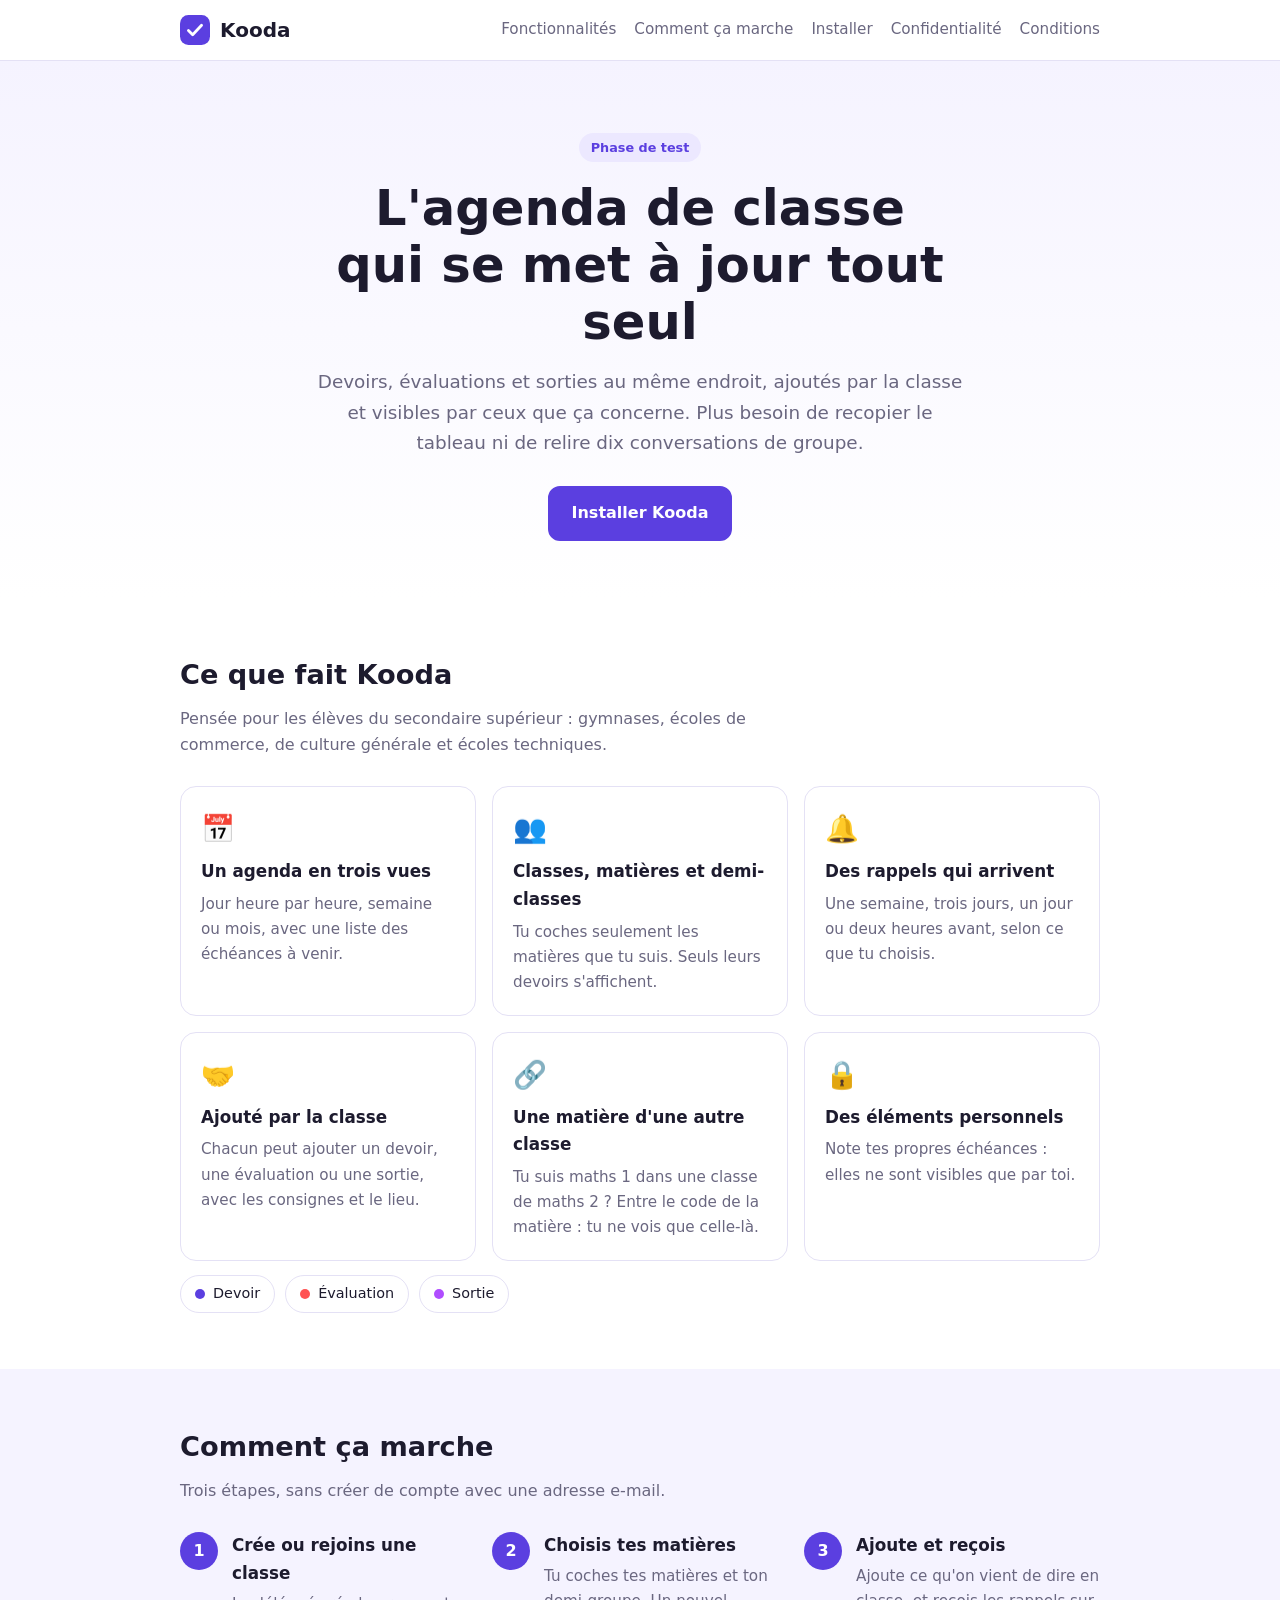
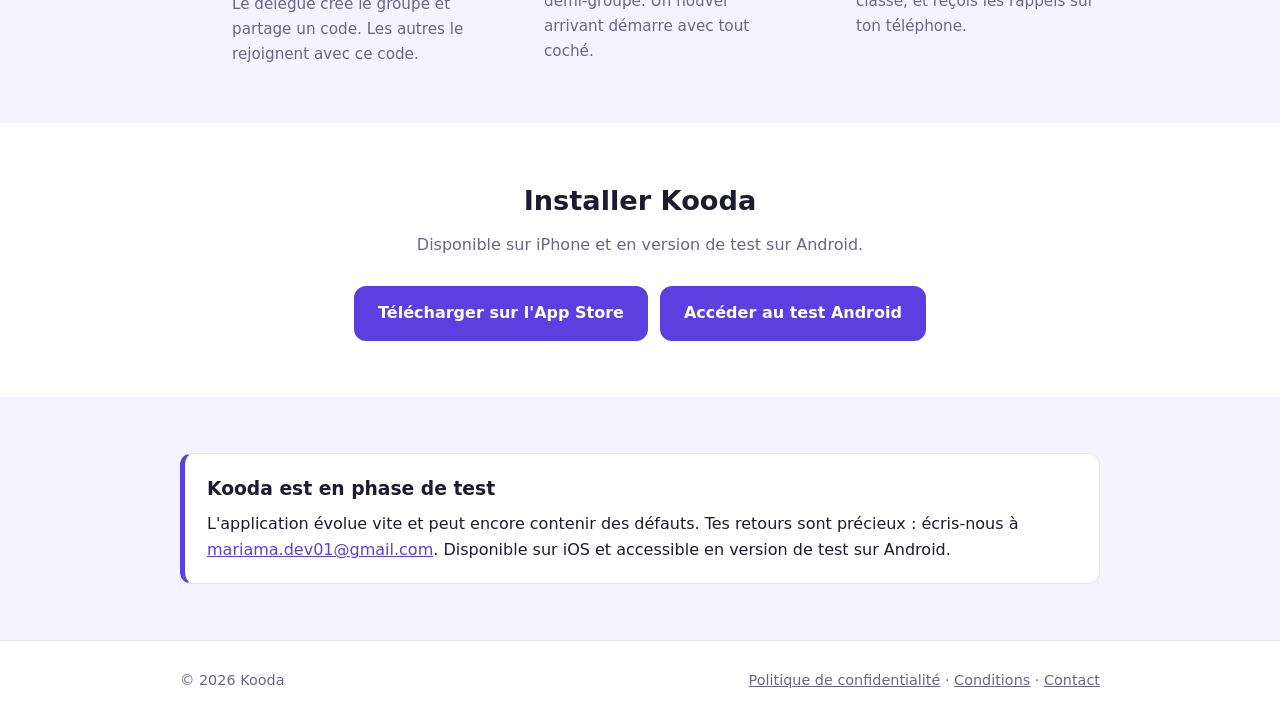
<file: index.html>
<!DOCTYPE html>
<html lang="fr">
<head>
  <meta charset="utf-8">
  <meta name="viewport" content="width=device-width, initial-scale=1">
  <meta name="color-scheme" content="light dark">
  <title>Kooda — l'agenda de classe collaboratif</title>
  <meta name="description" content="Kooda centralise les devoirs, évaluations et sorties de ta classe, avec des rappels. Un agenda partagé par les élèves du secondaire supérieur.">
  <!-- Quand l'app iOS est publiée, décommente la ligne ci-dessous (remplace XXXXXXXXXX par l'identifiant App Store) :
  <meta name="apple-itunes-app" content="app-id=XXXXXXXXXX">
  -->
  <link rel="icon" href="data:image/svg+xml,%3Csvg xmlns='http://www.w3.org/2000/svg' viewBox='0 0 32 32'%3E%3Crect width='32' height='32' rx='9' fill='%235b3fe0'/%3E%3Cpath d='M9 16.5l4.5 4.5L23 11' fill='none' stroke='white' stroke-width='3' stroke-linecap='round' stroke-linejoin='round'/%3E%3C/svg%3E">
  <link rel="stylesheet" href="style.css">
</head>
<body>
<title>KOODA TEST 123</title>
<header class="site-header">
  <div class="wrap">
    <a class="brand" href="index.html">
      <svg class="logo" viewBox="0 0 32 32" aria-hidden="true">
        <rect width="32" height="32" rx="9"/>
        <path d="M9 16.5l4.5 4.5L23 11" fill="none" stroke="#fff" stroke-width="3" stroke-linecap="round" stroke-linejoin="round"/>
      </svg>
      Kooda
    </a>
    <nav>
      <a href="#fonctionnalites">Fonctionnalités</a>
      <a href="#comment">Comment ça marche</a>
      <a href="#installer">Installer</a>
      <a href="privacy.html">Confidentialité</a>
      <a href="terms.html">Conditions</a>
    </nav>
  </div>
</header>

<main>
  <div class="hero">
    <div class="wrap">
      <span class="badge">Phase de test</span>
      <h1>L'agenda de classe qui se met à jour tout seul</h1>
      <p class="lead">
        Devoirs, évaluations et sorties au même endroit, ajoutés par la classe et visibles
        par ceux que ça concerne. Plus besoin de recopier le tableau ni de relire dix
        conversations de groupe.
      </p>
      <div class="buttons">
        <a class="btn primary" id="hero-install" href="#installer">Installer Kooda</a>
      </div>
    </div>
  </div>

  <section id="fonctionnalites">
    <div class="wrap">
      <h2>Ce que fait Kooda</h2>
      <p class="sub">Pensée pour les élèves du secondaire supérieur : gymnases, écoles de commerce, de culture générale et écoles techniques.</p>
      <div class="grid">
        <div class="card">
          <div class="icon">📅</div>
          <h3>Un agenda en trois vues</h3>
          <p>Jour heure par heure, semaine ou mois, avec une liste des échéances à venir.</p>
        </div>
        <div class="card">
          <div class="icon">👥</div>
          <h3>Classes, matières et demi-classes</h3>
          <p>Tu coches seulement les matières que tu suis. Seuls leurs devoirs s'affichent.</p>
        </div>
        <div class="card">
          <div class="icon">🔔</div>
          <h3>Des rappels qui arrivent</h3>
          <p>Une semaine, trois jours, un jour ou deux heures avant, selon ce que tu choisis.</p>
        </div>
        <div class="card">
          <div class="icon">🤝</div>
          <h3>Ajouté par la classe</h3>
          <p>Chacun peut ajouter un devoir, une évaluation ou une sortie, avec les consignes et le lieu.</p>
        </div>
        <div class="card">
          <div class="icon">🔗</div>
          <h3>Une matière d'une autre classe</h3>
          <p>Tu suis maths 1 dans une classe de maths 2 ? Entre le code de la matière : tu ne vois que celle-là.</p>
        </div>
        <div class="card">
          <div class="icon">🔒</div>
          <h3>Des éléments personnels</h3>
          <p>Note tes propres échéances : elles ne sont visibles que par toi.</p>
        </div>
      </div>
      <div class="colors">
        <span class="pill"><span class="dot" style="background:#5b3fe0"></span>Devoir</span>
        <span class="pill"><span class="dot" style="background:#ff5252"></span>Évaluation</span>
        <span class="pill"><span class="dot" style="background:#b04dff"></span>Sortie</span>
      </div>
    </div>
  </section>

  <section id="comment" class="alt">
    <div class="wrap">
      <h2>Comment ça marche</h2>
      <p class="sub">Trois étapes, sans créer de compte avec une adresse e-mail.</p>
      <div class="steps">
        <div class="step">
          <h3>Crée ou rejoins une classe</h3>
          <p>Le délégué crée le groupe et partage un code. Les autres le rejoignent avec ce code.</p>
        </div>
        <div class="step">
          <h3>Choisis tes matières</h3>
          <p>Tu coches tes matières et ton demi-groupe. Un nouvel arrivant démarre avec tout coché.</p>
        </div>
        <div class="step">
          <h3>Ajoute et reçois</h3>
          <p>Ajoute ce qu'on vient de dire en classe, et reçois les rappels sur ton téléphone.</p>
        </div>
      </div>
    </div>
  </section>

  <section id="installer">
    <div class="wrap" style="text-align:center">
      <h2>Installer Kooda</h2>
      <p class="sub" style="margin-left:auto;margin-right:auto">
        Disponible sur iPhone et en version de test sur Android.
      </p>
  
      <div class="buttons store-buttons">
        <a
          class="btn primary"
          href="https://apps.apple.com/ch/app/kooda/id6822682596"
        >
          Télécharger sur l'App Store
        </a>
        <a
          class="btn primary"
          href="https://linktr.ee/kooda_testers"
        >
          Accéder au test Android
        </a>
      </div>
    </div>
  </section>

  <section id="test" class="alt">
    <div class="wrap">
      <div class="notice">
        <h3>Kooda est en phase de test</h3>
          <p>
            L'application évolue vite et peut encore contenir des défauts.
            Tes retours sont précieux : écris-nous à
            <a href="mailto:mariama.dev01@gmail.com">mariama.dev01@gmail.com</a>.
            Disponible sur iOS et accessible en version de test sur Android.
          </p>
      </div>
    </div>
  </section>
</main>

<footer class="site-footer">
  <div class="wrap">
    <span>© 2026 Kooda</span>
    <span><a href="privacy.html">Politique de confidentialité</a> · <a href="terms.html">Conditions</a> · <a href="mailto:mariama.dev01@gmail.com">Contact</a></span>
  </div>
</footer>

<script src="config.js"></script>
<script>
(function () {
  var ua = navigator.userAgent;

  var isIOS = /iPhone|iPad|iPod/.test(ua) ||
              (/Macintosh/.test(ua) && navigator.maxTouchPoints > 1);

  var isAndroid = /Android/.test(ua);

  var hero = document.getElementById('hero-install');

  if (hero) {
    if (isIOS) {
      hero.href = "https://apps.apple.com/ch/app/kooda/id6822682596";
      hero.textContent = "Télécharger sur l'App Store";
    } 
    else if (isAndroid) {
      hero.href = "https://linktr.ee/kooda_testers";
      hero.textContent = "Accéder au test Android";
    }
  }
})();
</script>

</body>
</html>
</file>
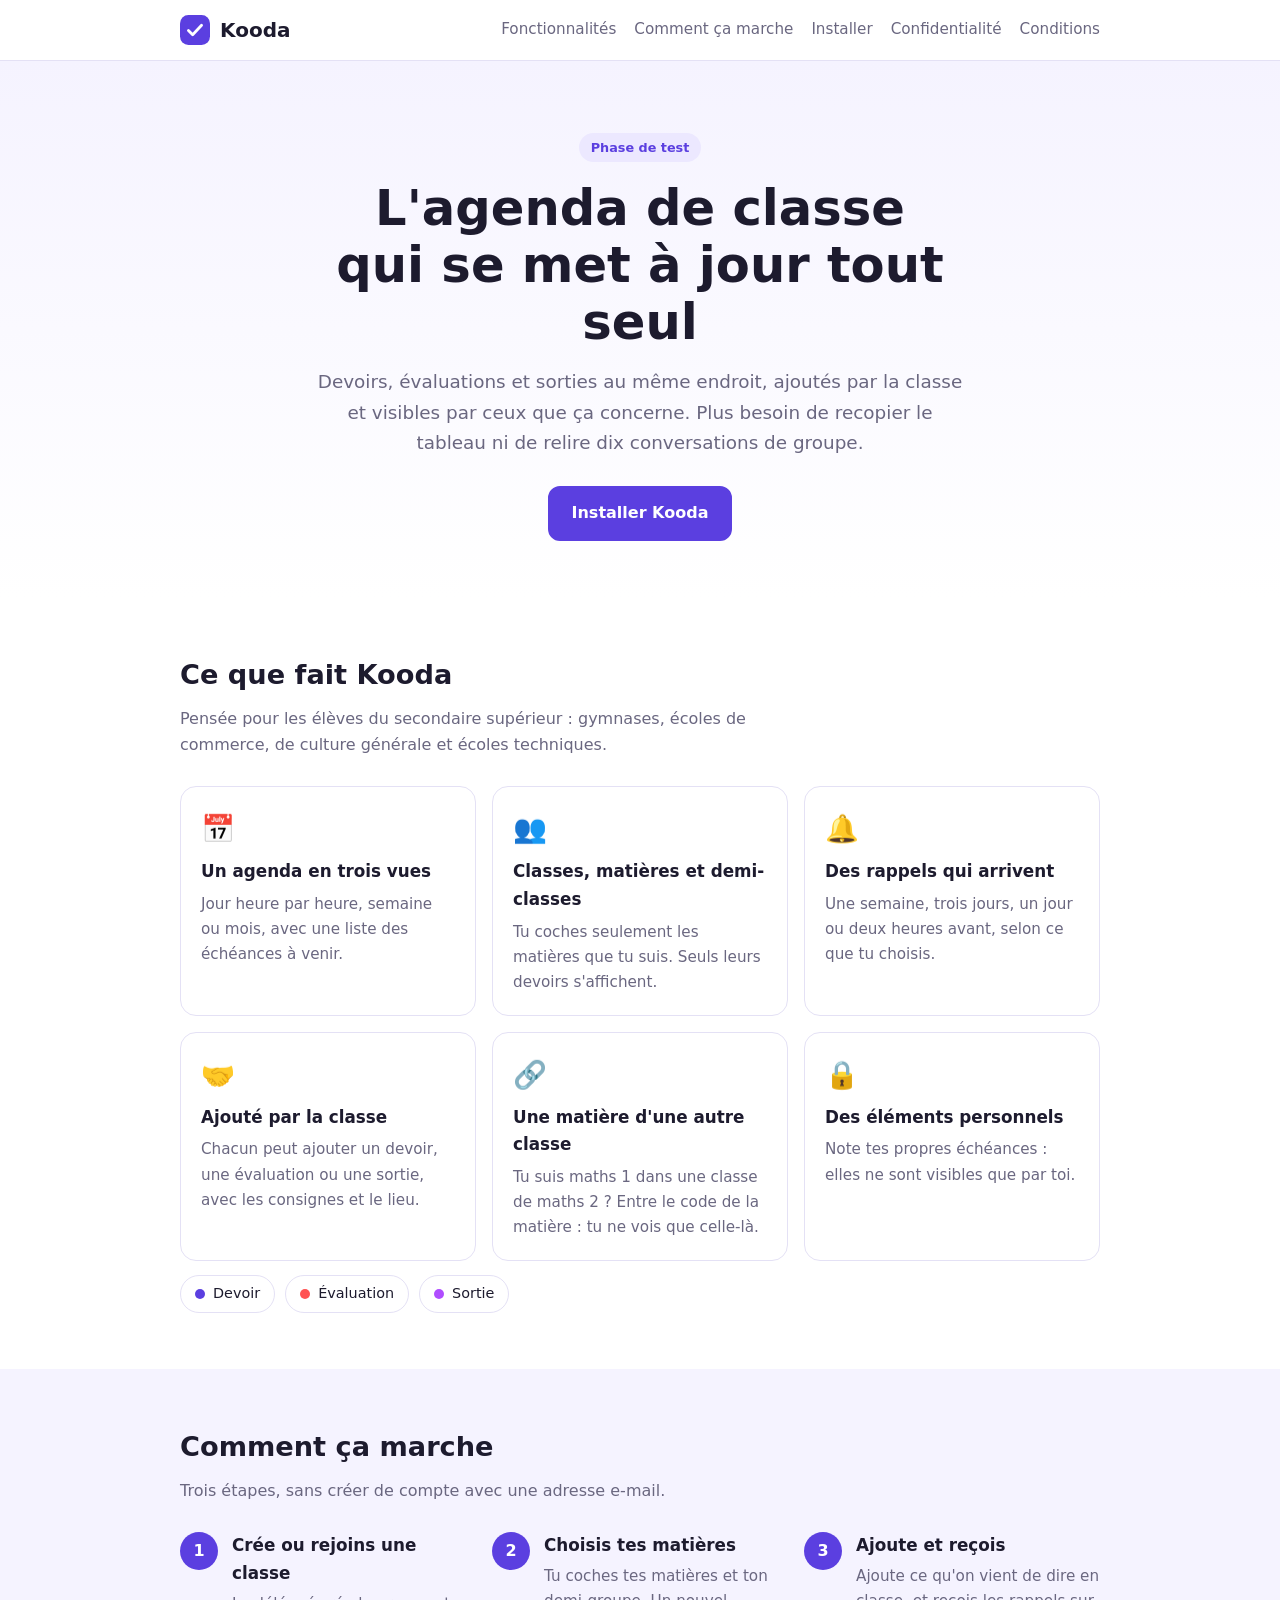
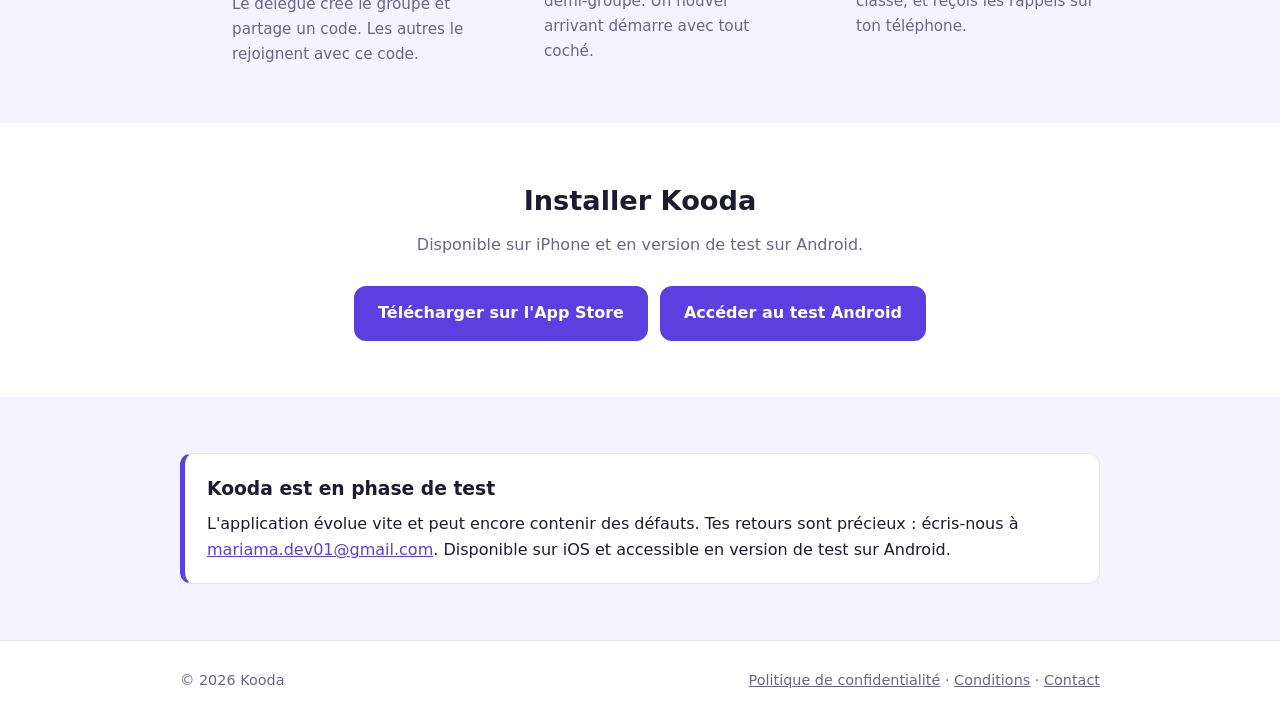
<file: go.html>
<!DOCTYPE html>
<html lang="fr">
<head>
  <meta charset="utf-8">
  <meta name="viewport" content="width=device-width, initial-scale=1">
  <meta name="robots" content="noindex">
  <title>Kooda</title>
  <link rel="stylesheet" href="style.css">
  <script src="config.js"></script>
</head>
<body>
<main class="hero">
  <div class="wrap">
    <h1>Redirection…</h1>
    <p class="lead">Si rien ne se passe, <a href="index.html#installer">clique ici</a>.</p>
  </div>
</main>
<script>
(function () {
  var cfg = window.KOODA || {};
  var ua = navigator.userAgent;
  var isIOS = /iPhone|iPad|iPod/.test(ua) ||
              (/Macintosh/.test(ua) && navigator.maxTouchPoints > 1);
  var isAndroid = /Android/.test(ua);

  var target = 'index.html#installer';          // ordinateur, ou lien du magasin pas encore prêt
  if (isIOS && cfg.appStore) target = cfg.appStore;
  else if (isAndroid && cfg.playStore) target = cfg.playStore;

  location.replace(target);
})();
</script>
<noscript><p class="wrap"><a href="index.html#installer">Installer Kooda</a></p></noscript>
</body>
</html>
</file>
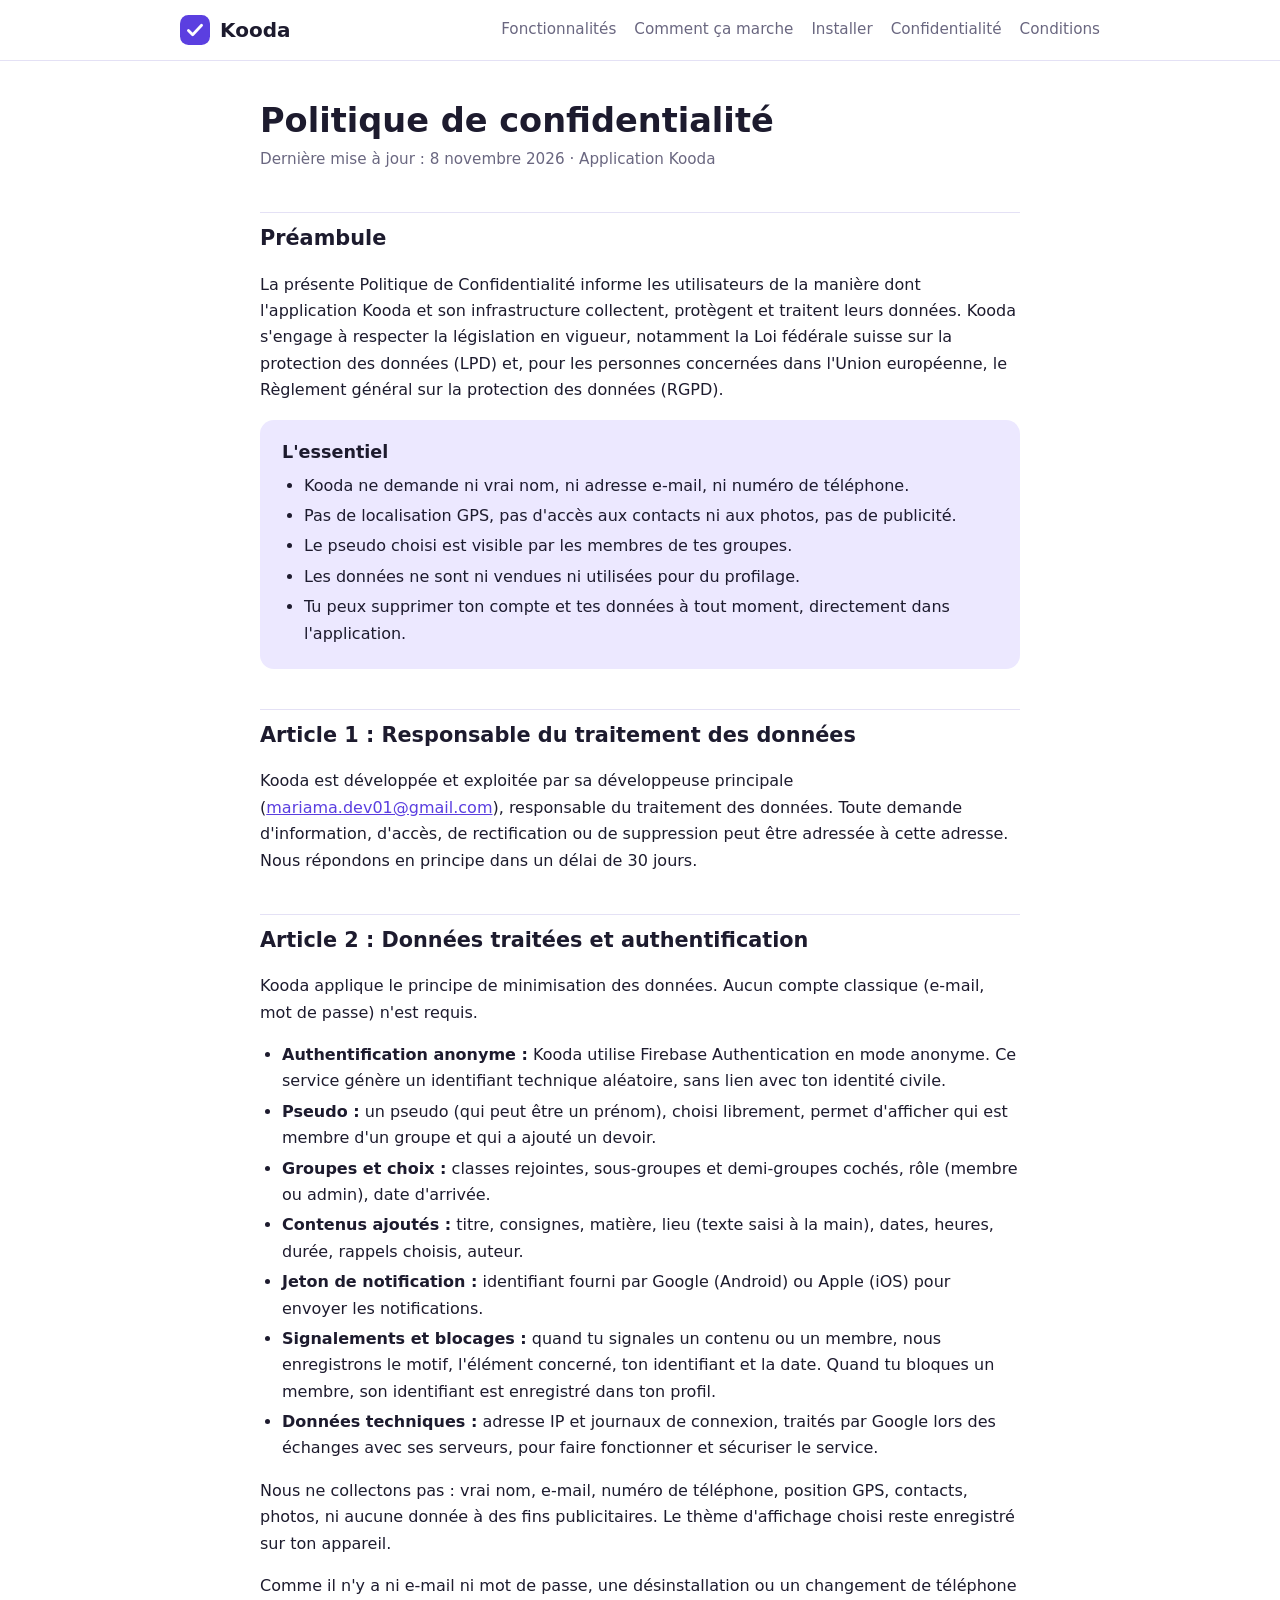
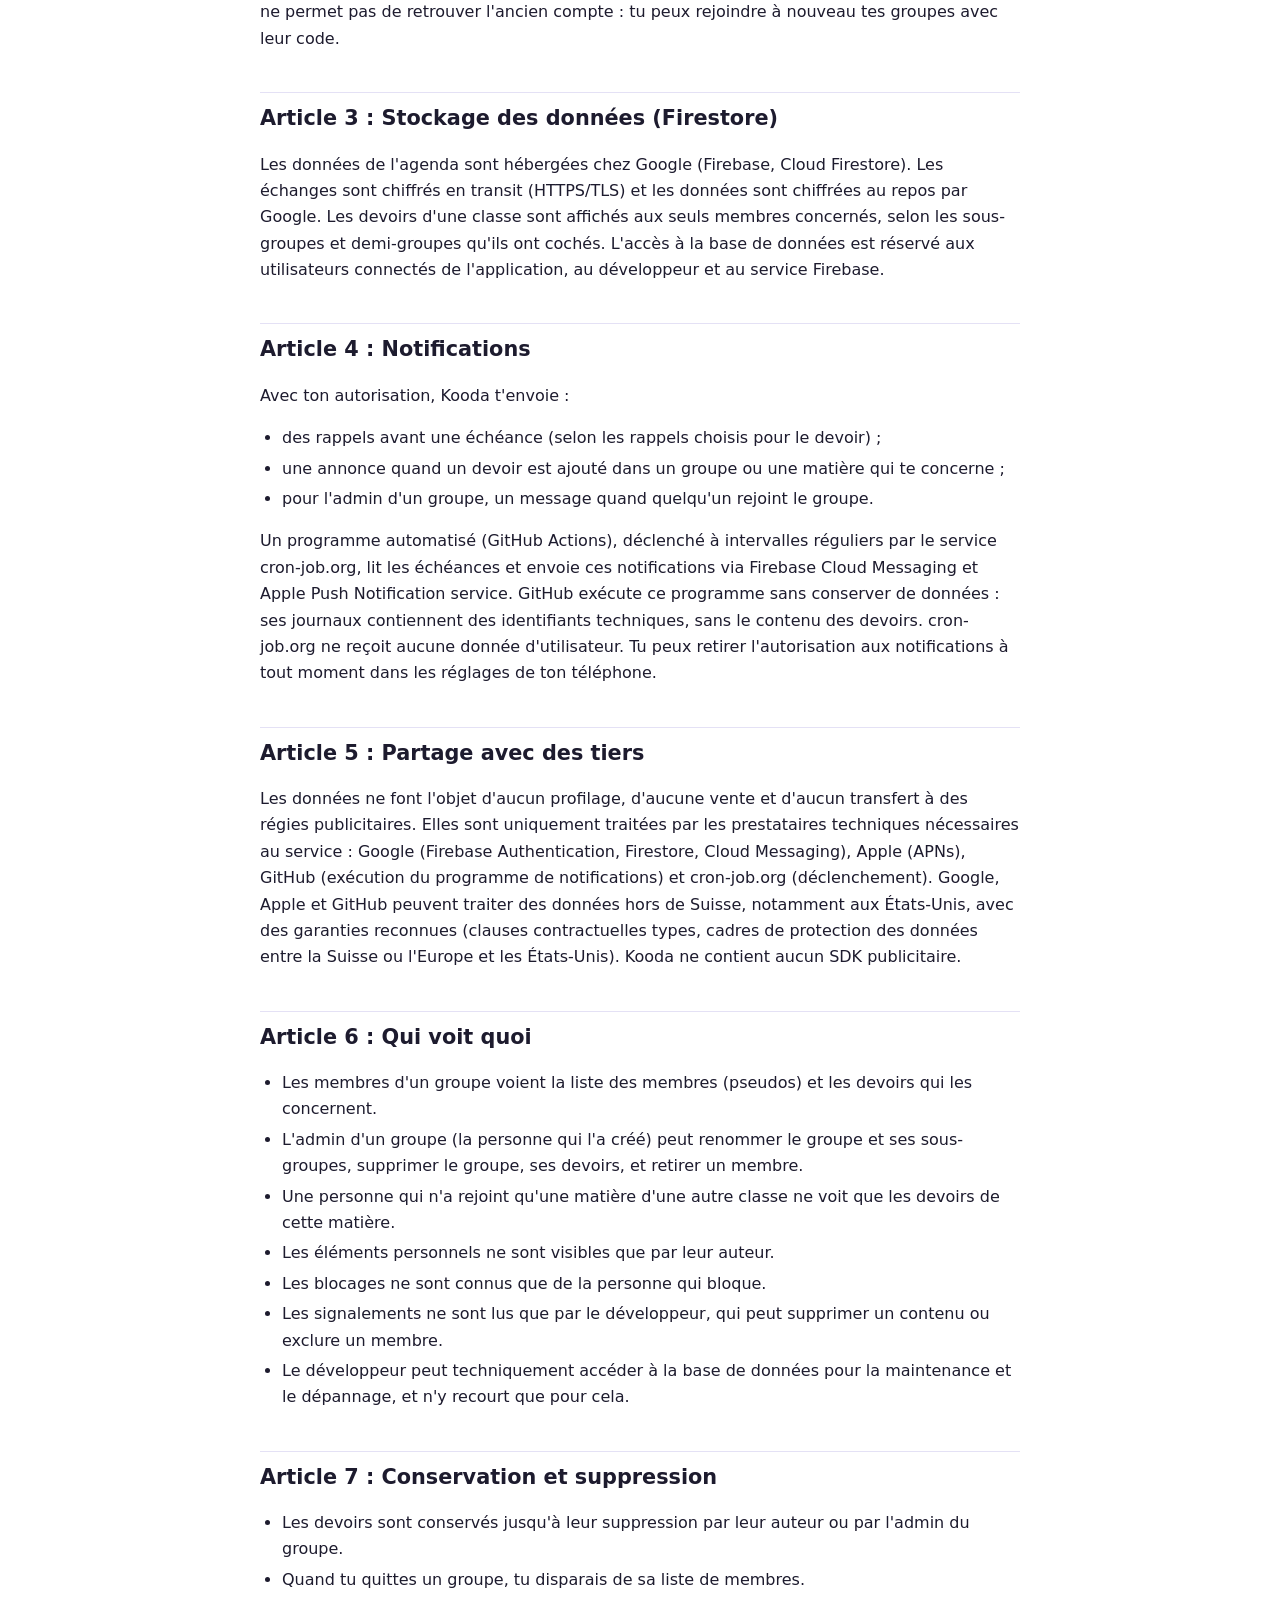
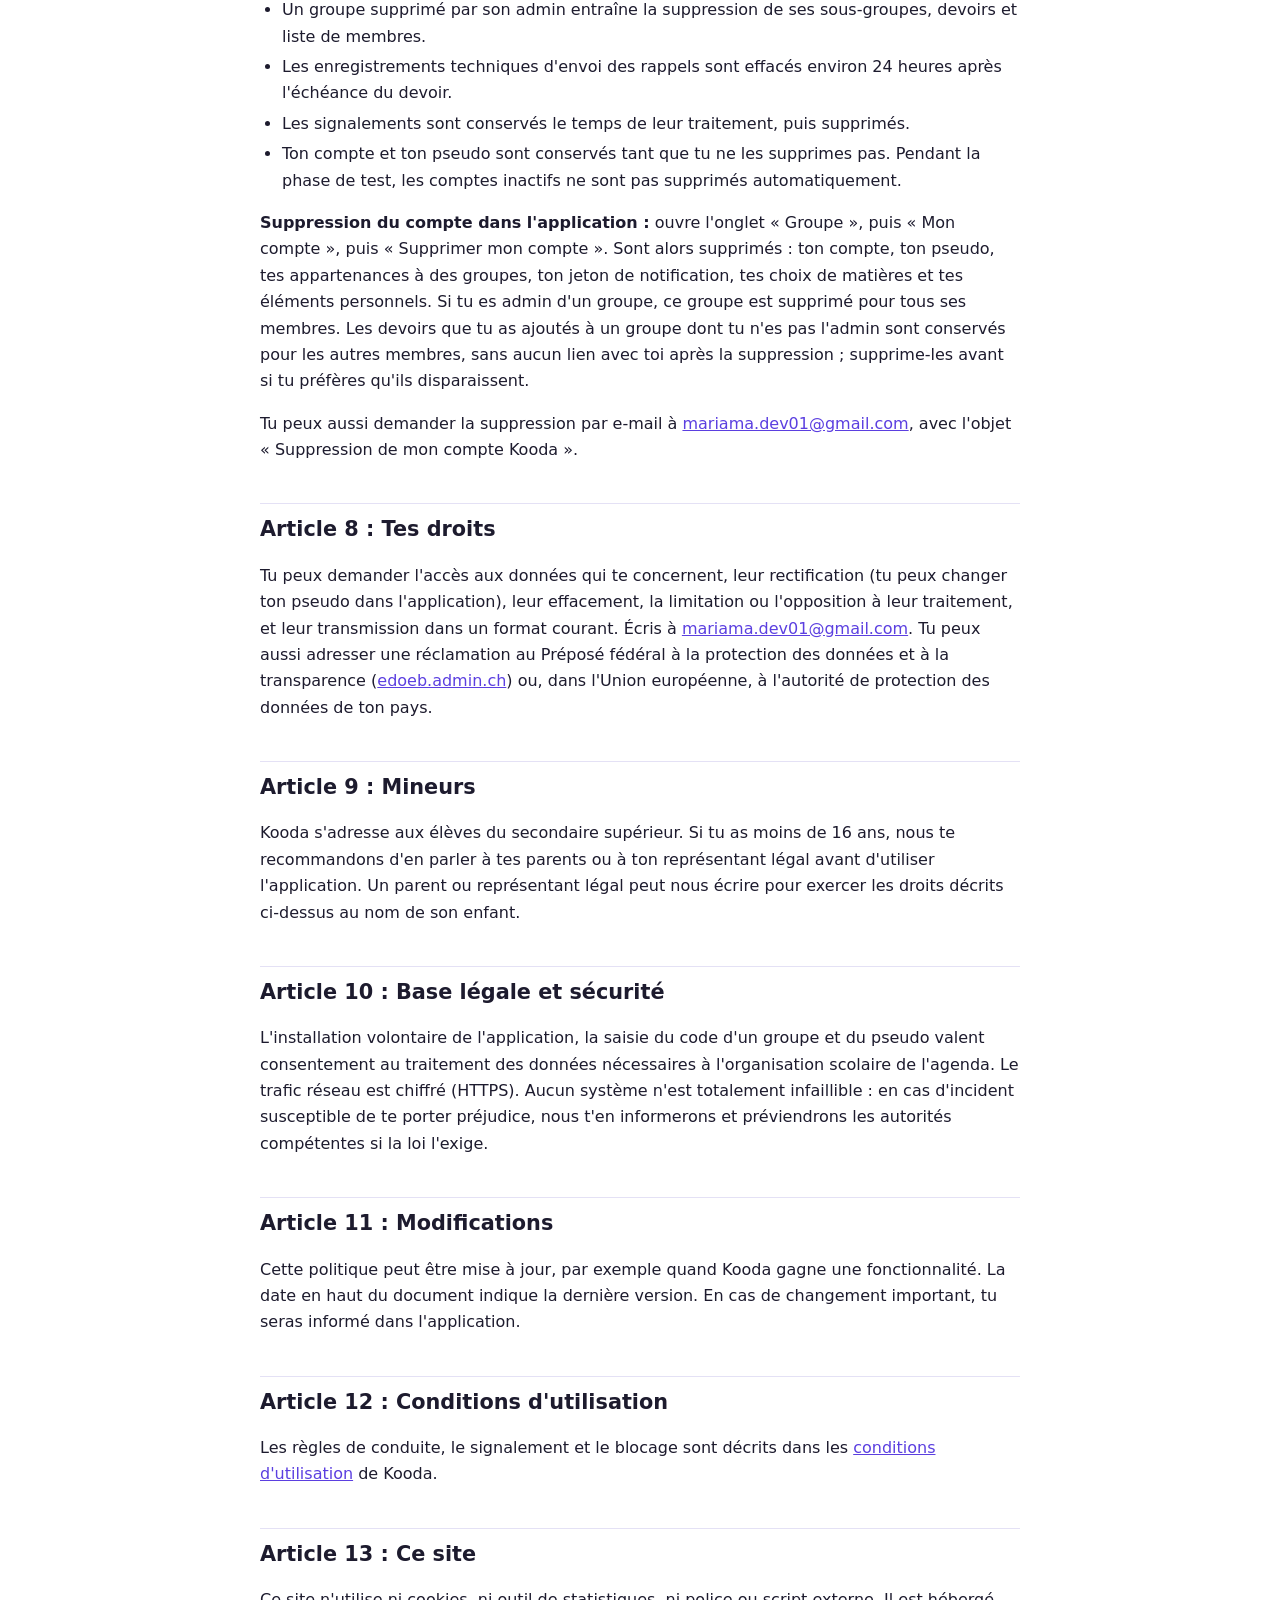
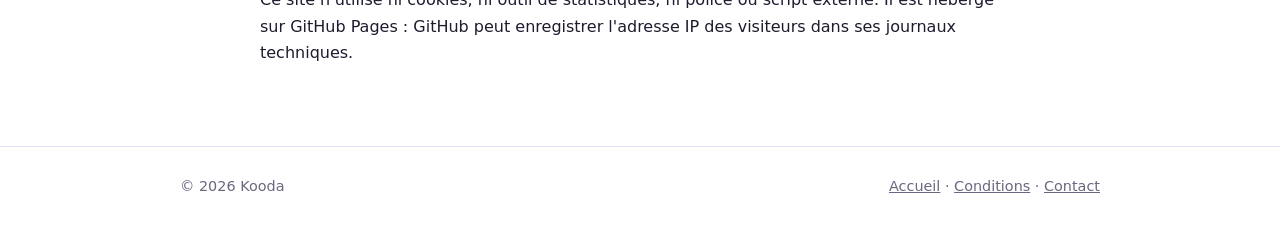
<file: privacy.html>
<!DOCTYPE html>
<html lang="fr">
<head>
  <meta charset="utf-8">
  <meta name="viewport" content="width=device-width, initial-scale=1">
  <meta name="color-scheme" content="light dark">
  <title>Politique de confidentialité — Kooda</title>
  <meta name="description" content="Quelles données Kooda traite, pourquoi, avec qui elles sont partagées et comment exercer tes droits.">
  <link rel="icon" href="data:image/svg+xml,%3Csvg xmlns='http://www.w3.org/2000/svg' viewBox='0 0 32 32'%3E%3Crect width='32' height='32' rx='9' fill='%235b3fe0'/%3E%3Cpath d='M9 16.5l4.5 4.5L23 11' fill='none' stroke='white' stroke-width='3' stroke-linecap='round' stroke-linejoin='round'/%3E%3C/svg%3E">
  <link rel="stylesheet" href="style.css">
</head>
<body>

<header class="site-header">
  <div class="wrap">
    <a class="brand" href="index.html">
      <svg class="logo" viewBox="0 0 32 32" aria-hidden="true">
        <rect width="32" height="32" rx="9"/>
        <path d="M9 16.5l4.5 4.5L23 11" fill="none" stroke="#fff" stroke-width="3" stroke-linecap="round" stroke-linejoin="round"/>
      </svg>
      Kooda
    </a>
    <nav>
      <a href="index.html#fonctionnalites">Fonctionnalités</a>
      <a href="index.html#comment">Comment ça marche</a>
      <a href="index.html#installer">Installer</a>
      <a href="privacy.html">Confidentialité</a>
      <a href="terms.html">Conditions</a>
    </nav>
  </div>
</header>

<main class="wrap">
  <article class="doc">
    <h1>Politique de confidentialité</h1>
    <p class="meta">Dernière mise à jour : 8 novembre 2026 · Application Kooda</p>

    <h2>Préambule</h2>
    <p>
      La présente Politique de Confidentialité informe les utilisateurs de la manière dont l'application
      Kooda et son infrastructure collectent, protègent et traitent leurs données. Kooda s'engage à
      respecter la législation en vigueur, notamment la Loi fédérale suisse sur la protection des données
      (LPD) et, pour les personnes concernées dans l'Union européenne, le Règlement général sur la
      protection des données (RGPD).
    </p>

    <div class="summary">
      <h2>L'essentiel</h2>
      <ul>
        <li>Kooda ne demande ni vrai nom, ni adresse e-mail, ni numéro de téléphone.</li>
        <li>Pas de localisation GPS, pas d'accès aux contacts ni aux photos, pas de publicité.</li>
        <li>Le pseudo choisi est visible par les membres de tes groupes.</li>
        <li>Les données ne sont ni vendues ni utilisées pour du profilage.</li>
        <li>Tu peux supprimer ton compte et tes données à tout moment, directement dans l'application.</li>
      </ul>
    </div>

    <h2>Article 1 : Responsable du traitement des données</h2>
    <p>
      Kooda est développée et exploitée par sa développeuse principale
      (<a href="mailto:mariama.dev01@gmail.com">mariama.dev01@gmail.com</a>), responsable du traitement
      des données. Toute demande d'information, d'accès, de rectification ou de suppression peut être
      adressée à cette adresse. Nous répondons en principe dans un délai de 30 jours.
    </p>

    <h2>Article 2 : Données traitées et authentification</h2>
    <p>
      Kooda applique le principe de minimisation des données. Aucun compte classique (e-mail, mot de
      passe) n'est requis.
    </p>
    <ul>
      <li><strong>Authentification anonyme :</strong> Kooda utilise Firebase Authentication en mode anonyme. Ce service génère un identifiant technique aléatoire, sans lien avec ton identité civile.</li>
      <li><strong>Pseudo :</strong> un pseudo (qui peut être un prénom), choisi librement, permet d'afficher qui est membre d'un groupe et qui a ajouté un devoir.</li>
      <li><strong>Groupes et choix :</strong> classes rejointes, sous-groupes et demi-groupes cochés, rôle (membre ou admin), date d'arrivée.</li>
      <li><strong>Contenus ajoutés :</strong> titre, consignes, matière, lieu (texte saisi à la main), dates, heures, durée, rappels choisis, auteur.</li>
      <li><strong>Jeton de notification :</strong> identifiant fourni par Google (Android) ou Apple (iOS) pour envoyer les notifications.</li>
      <li><strong>Signalements et blocages :</strong> quand tu signales un contenu ou un membre, nous enregistrons le motif, l'élément concerné, ton identifiant et la date. Quand tu bloques un membre, son identifiant est enregistré dans ton profil.</li>
      <li><strong>Données techniques :</strong> adresse IP et journaux de connexion, traités par Google lors des échanges avec ses serveurs, pour faire fonctionner et sécuriser le service.</li>
    </ul>
    <p>
      Nous ne collectons pas : vrai nom, e-mail, numéro de téléphone, position GPS, contacts, photos, ni
      aucune donnée à des fins publicitaires. Le thème d'affichage choisi reste enregistré sur ton
      appareil.
    </p>
    <p>
      Comme il n'y a ni e-mail ni mot de passe, une désinstallation ou un changement de téléphone ne
      permet pas de retrouver l'ancien compte : tu peux rejoindre à nouveau tes groupes avec leur code.
    </p>

    <h2>Article 3 : Stockage des données (Firestore)</h2>
    <p>
      Les données de l'agenda sont hébergées chez Google (Firebase, Cloud Firestore). Les échanges sont
      chiffrés en transit (HTTPS/TLS) et les données sont chiffrées au repos par Google. Les devoirs
      d'une classe sont affichés aux seuls membres concernés, selon les sous-groupes et demi-groupes
      qu'ils ont cochés. L'accès à la base de données est réservé aux utilisateurs connectés de
      l'application, au développeur et au service Firebase.
    </p>

    <h2>Article 4 : Notifications</h2>
    <p>Avec ton autorisation, Kooda t'envoie :</p>
    <ul>
      <li>des rappels avant une échéance (selon les rappels choisis pour le devoir) ;</li>
      <li>une annonce quand un devoir est ajouté dans un groupe ou une matière qui te concerne ;</li>
      <li>pour l'admin d'un groupe, un message quand quelqu'un rejoint le groupe.</li>
    </ul>
    <p>
      Un programme automatisé (GitHub Actions), déclenché à intervalles réguliers par le service
      cron-job.org, lit les échéances et envoie ces notifications via Firebase Cloud Messaging et Apple
      Push Notification service. GitHub exécute ce programme sans conserver de données : ses journaux
      contiennent des identifiants techniques, sans le contenu des devoirs. cron-job.org ne reçoit
      aucune donnée d'utilisateur. Tu peux retirer l'autorisation aux notifications à tout moment dans
      les réglages de ton téléphone.
    </p>

    <h2>Article 5 : Partage avec des tiers</h2>
    <p>
      Les données ne font l'objet d'aucun profilage, d'aucune vente et d'aucun transfert à des régies
      publicitaires. Elles sont uniquement traitées par les prestataires techniques nécessaires au
      service : Google (Firebase Authentication, Firestore, Cloud Messaging), Apple (APNs), GitHub
      (exécution du programme de notifications) et cron-job.org (déclenchement). Google, Apple et GitHub
      peuvent traiter des données hors de Suisse, notamment aux États-Unis, avec des garanties reconnues
      (clauses contractuelles types, cadres de protection des données entre la Suisse ou l'Europe et les
      États-Unis). Kooda ne contient aucun SDK publicitaire.
    </p>

    <h2>Article 6 : Qui voit quoi</h2>
    <ul>
      <li>Les membres d'un groupe voient la liste des membres (pseudos) et les devoirs qui les concernent.</li>
      <li>L'admin d'un groupe (la personne qui l'a créé) peut renommer le groupe et ses sous-groupes, supprimer le groupe, ses devoirs, et retirer un membre.</li>
      <li>Une personne qui n'a rejoint qu'une matière d'une autre classe ne voit que les devoirs de cette matière.</li>
      <li>Les éléments personnels ne sont visibles que par leur auteur.</li>
      <li>Les blocages ne sont connus que de la personne qui bloque.</li>
      <li>Les signalements ne sont lus que par le développeur, qui peut supprimer un contenu ou exclure un membre.</li>
      <li>Le développeur peut techniquement accéder à la base de données pour la maintenance et le dépannage, et n'y recourt que pour cela.</li>
    </ul>

    <h2>Article 7 : Conservation et suppression</h2>
    <ul>
      <li>Les devoirs sont conservés jusqu'à leur suppression par leur auteur ou par l'admin du groupe.</li>
      <li>Quand tu quittes un groupe, tu disparais de sa liste de membres.</li>
      <li>Un groupe supprimé par son admin entraîne la suppression de ses sous-groupes, devoirs et liste de membres.</li>
      <li>Les enregistrements techniques d'envoi des rappels sont effacés environ 24 heures après l'échéance du devoir.</li>
      <li>Les signalements sont conservés le temps de leur traitement, puis supprimés.</li>
      <li>Ton compte et ton pseudo sont conservés tant que tu ne les supprimes pas. Pendant la phase de test, les comptes inactifs ne sont pas supprimés automatiquement.</li>
    </ul>
    <p>
      <strong>Suppression du compte dans l'application :</strong> ouvre l'onglet « Groupe », puis
      « Mon compte », puis « Supprimer mon compte ». Sont alors supprimés : ton compte, ton pseudo, tes
      appartenances à des groupes, ton jeton de notification, tes choix de matières et tes éléments
      personnels. Si tu es admin d'un groupe, ce groupe est supprimé pour tous ses membres. Les devoirs
      que tu as ajoutés à un groupe dont tu n'es pas l'admin sont conservés pour les autres membres, sans
      aucun lien avec toi après la suppression ; supprime-les avant si tu préfères qu'ils disparaissent.
    </p>
    <p>
      Tu peux aussi demander la suppression par e-mail à
      <a href="mailto:mariama.dev01@gmail.com">mariama.dev01@gmail.com</a>, avec l'objet
      « Suppression de mon compte Kooda ».
    </p>

    <h2>Article 8 : Tes droits</h2>
    <p>
      Tu peux demander l'accès aux données qui te concernent, leur rectification (tu peux changer ton
      pseudo dans l'application), leur effacement, la limitation ou l'opposition à leur traitement, et
      leur transmission dans un format courant. Écris à
      <a href="mailto:mariama.dev01@gmail.com">mariama.dev01@gmail.com</a>. Tu peux aussi adresser une
      réclamation au Préposé fédéral à la protection des données et à la transparence
      (<a href="https://www.edoeb.admin.ch" rel="noopener">edoeb.admin.ch</a>) ou, dans l'Union
      européenne, à l'autorité de protection des données de ton pays.
    </p>

    <h2>Article 9 : Mineurs</h2>
    <p>
      Kooda s'adresse aux élèves du secondaire supérieur. Si tu as moins de 16 ans, nous te recommandons
      d'en parler à tes parents ou à ton représentant légal avant d'utiliser l'application. Un parent ou
      représentant légal peut nous écrire pour exercer les droits décrits ci-dessus au nom de son enfant.
    </p>

    <h2>Article 10 : Base légale et sécurité</h2>
    <p>
      L'installation volontaire de l'application, la saisie du code d'un groupe et du pseudo valent
      consentement au traitement des données nécessaires à l'organisation scolaire de l'agenda. Le trafic
      réseau est chiffré (HTTPS). Aucun système n'est totalement infaillible : en cas d'incident
      susceptible de te porter préjudice, nous t'en informerons et préviendrons les autorités
      compétentes si la loi l'exige.
    </p>

    <h2>Article 11 : Modifications</h2>
    <p>
      Cette politique peut être mise à jour, par exemple quand Kooda gagne une fonctionnalité. La date en
      haut du document indique la dernière version. En cas de changement important, tu seras informé dans
      l'application.
    </p>

    <h2>Article 12 : Conditions d'utilisation</h2>
    <p>
      Les règles de conduite, le signalement et le blocage sont décrits dans les
      <a href="terms.html">conditions d'utilisation</a> de Kooda.
    </p>

    <h2>Article 13 : Ce site</h2>
    <p>
      Ce site n'utilise ni cookies, ni outil de statistiques, ni police ou script externe. Il est hébergé
      sur GitHub Pages : GitHub peut enregistrer l'adresse IP des visiteurs dans ses journaux techniques.
    </p>
  </article>
</main>

<footer class="site-footer">
  <div class="wrap">
    <span>© 2026 Kooda</span>
    <span><a href="index.html">Accueil</a> · <a href="terms.html">Conditions</a> · <a href="mailto:mariama.dev01@gmail.com">Contact</a></span>
  </div>
</footer>

</body>
</html>
</file>
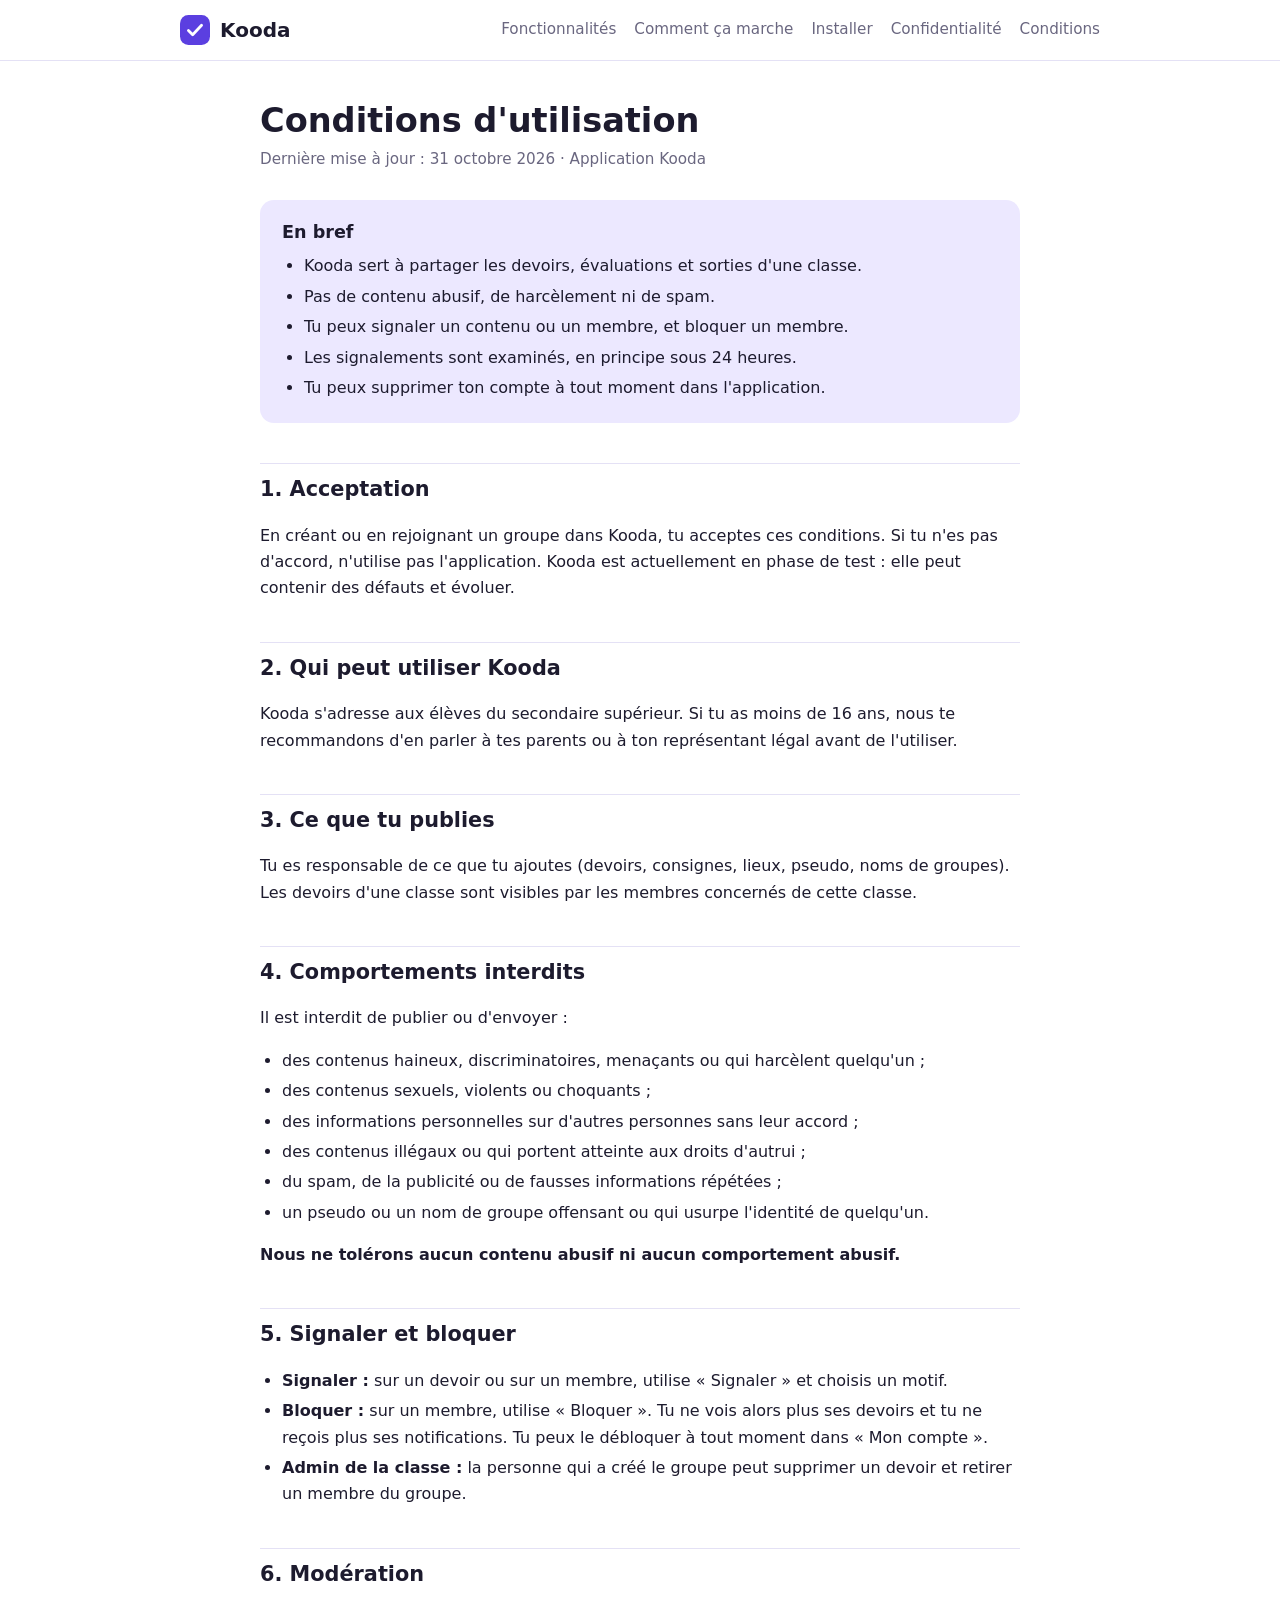
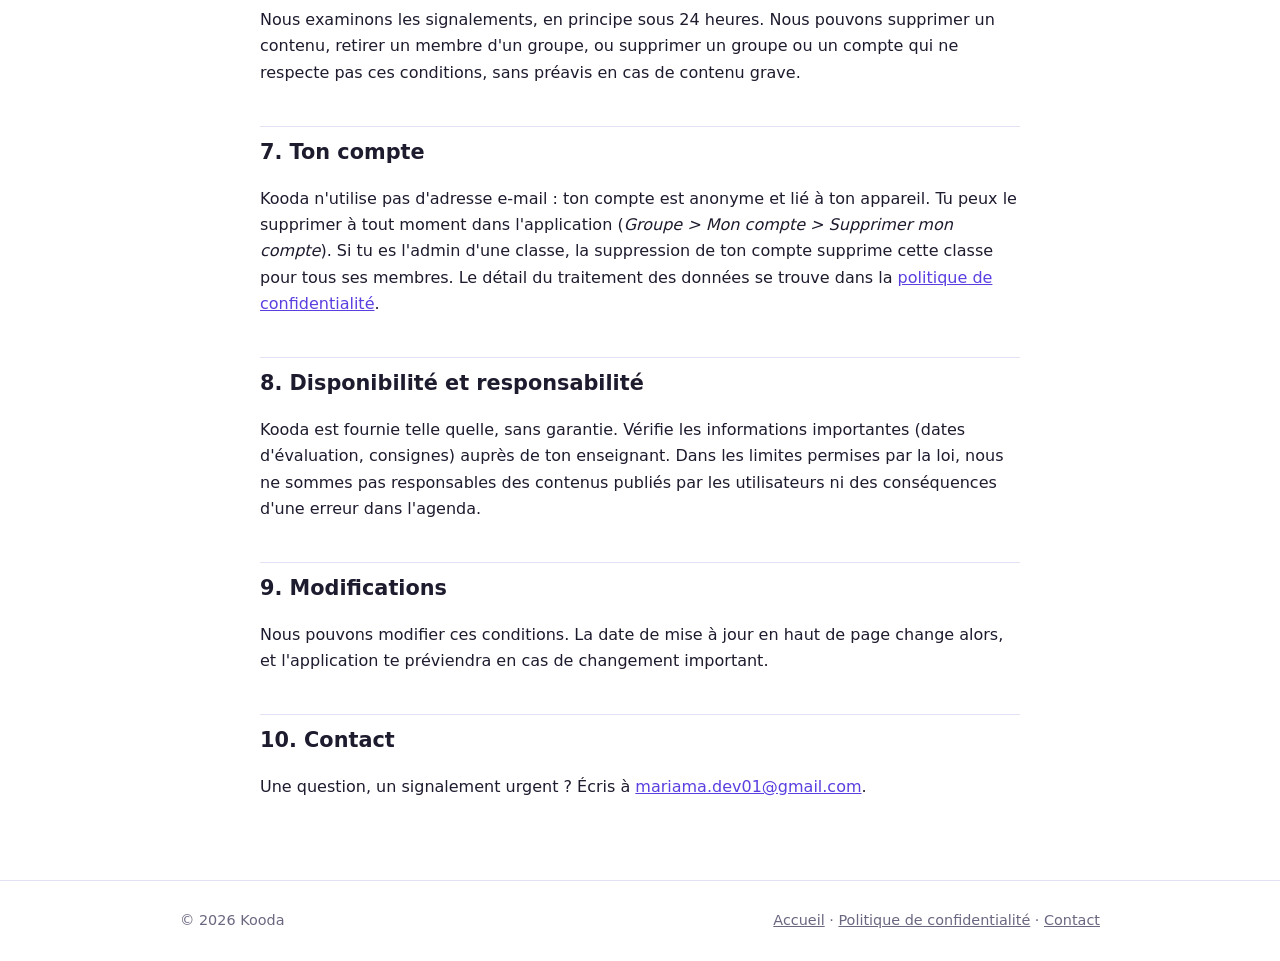
<file: terms.html>
<!DOCTYPE html>
<html lang="fr">
<head>
  <meta charset="utf-8">
  <meta name="viewport" content="width=device-width, initial-scale=1">
  <meta name="color-scheme" content="light dark">
  <title>Conditions d'utilisation — Kooda</title>
  <meta name="description" content="Conditions d'utilisation de l'application Kooda : règles de conduite, signalement, blocage et modération.">
  <link rel="icon" href="data:image/svg+xml,%3Csvg xmlns='http://www.w3.org/2000/svg' viewBox='0 0 32 32'%3E%3Crect width='32' height='32' rx='9' fill='%235b3fe0'/%3E%3Cpath d='M9 16.5l4.5 4.5L23 11' fill='none' stroke='white' stroke-width='3' stroke-linecap='round' stroke-linejoin='round'/%3E%3C/svg%3E">
  <link rel="stylesheet" href="style.css">
</head>
<body>

<header class="site-header">
  <div class="wrap">
    <a class="brand" href="index.html">
      <svg class="logo" viewBox="0 0 32 32" aria-hidden="true">
        <rect width="32" height="32" rx="9"/>
        <path d="M9 16.5l4.5 4.5L23 11" fill="none" stroke="#fff" stroke-width="3" stroke-linecap="round" stroke-linejoin="round"/>
      </svg>
      Kooda
    </a>
    <nav>
      <a href="index.html#fonctionnalites">Fonctionnalités</a>
      <a href="index.html#comment">Comment ça marche</a>
      <a href="index.html#installer">Installer</a>
      <a href="privacy.html">Confidentialité</a>
      <a href="terms.html">Conditions</a>
    </nav>
  </div>
</header>

<main class="wrap">
  <article class="doc">
    <h1>Conditions d'utilisation</h1>
    <p class="meta">Dernière mise à jour : 31 octobre 2026 · Application Kooda</p>

    <div class="summary">
      <h2>En bref</h2>
      <ul>
        <li>Kooda sert à partager les devoirs, évaluations et sorties d'une classe.</li>
        <li>Pas de contenu abusif, de harcèlement ni de spam.</li>
        <li>Tu peux signaler un contenu ou un membre, et bloquer un membre.</li>
        <li>Les signalements sont examinés, en principe sous 24 heures.</li>
        <li>Tu peux supprimer ton compte à tout moment dans l'application.</li>
      </ul>
    </div>

    <h2>1. Acceptation</h2>
    <p>
      En créant ou en rejoignant un groupe dans Kooda, tu acceptes ces conditions. Si tu n'es pas
      d'accord, n'utilise pas l'application. Kooda est actuellement en phase de test : elle peut
      contenir des défauts et évoluer.
    </p>

    <h2>2. Qui peut utiliser Kooda</h2>
    <p>
      Kooda s'adresse aux élèves du secondaire supérieur. Si tu as moins de 16 ans, nous te recommandons
      d'en parler à tes parents ou à ton représentant légal avant de l'utiliser.
    </p>

    <h2>3. Ce que tu publies</h2>
    <p>
      Tu es responsable de ce que tu ajoutes (devoirs, consignes, lieux, pseudo, noms de groupes). Les
      devoirs d'une classe sont visibles par les membres concernés de cette classe.
    </p>

    <h2>4. Comportements interdits</h2>
    <p>Il est interdit de publier ou d'envoyer :</p>
    <ul>
      <li>des contenus haineux, discriminatoires, menaçants ou qui harcèlent quelqu'un ;</li>
      <li>des contenus sexuels, violents ou choquants ;</li>
      <li>des informations personnelles sur d'autres personnes sans leur accord ;</li>
      <li>des contenus illégaux ou qui portent atteinte aux droits d'autrui ;</li>
      <li>du spam, de la publicité ou de fausses informations répétées ;</li>
      <li>un pseudo ou un nom de groupe offensant ou qui usurpe l'identité de quelqu'un.</li>
    </ul>
    <p><strong>Nous ne tolérons aucun contenu abusif ni aucun comportement abusif.</strong></p>

    <h2>5. Signaler et bloquer</h2>
    <ul>
      <li><strong>Signaler :</strong> sur un devoir ou sur un membre, utilise « Signaler » et choisis un motif.</li>
      <li><strong>Bloquer :</strong> sur un membre, utilise « Bloquer ». Tu ne vois alors plus ses devoirs et tu ne reçois plus ses notifications. Tu peux le débloquer à tout moment dans « Mon compte ».</li>
      <li><strong>Admin de la classe :</strong> la personne qui a créé le groupe peut supprimer un devoir et retirer un membre du groupe.</li>
    </ul>

    <h2>6. Modération</h2>
    <p>
      Nous examinons les signalements, en principe sous 24 heures. Nous pouvons supprimer un contenu,
      retirer un membre d'un groupe, ou supprimer un groupe ou un compte qui ne respecte pas ces
      conditions, sans préavis en cas de contenu grave.
    </p>

    <h2>7. Ton compte</h2>
    <p>
      Kooda n'utilise pas d'adresse e-mail : ton compte est anonyme et lié à ton appareil. Tu peux le
      supprimer à tout moment dans l'application (<em>Groupe &gt; Mon compte &gt; Supprimer mon compte</em>).
      Si tu es l'admin d'une classe, la suppression de ton compte supprime cette classe pour tous ses
      membres. Le détail du traitement des données se trouve dans la
      <a href="privacy.html">politique de confidentialité</a>.
    </p>

    <h2>8. Disponibilité et responsabilité</h2>
    <p>
      Kooda est fournie telle quelle, sans garantie. Vérifie les informations importantes (dates
      d'évaluation, consignes) auprès de ton enseignant. Dans les limites permises par la loi, nous ne
      sommes pas responsables des contenus publiés par les utilisateurs ni des conséquences d'une erreur
      dans l'agenda.
    </p>

    <h2>9. Modifications</h2>
    <p>
      Nous pouvons modifier ces conditions. La date de mise à jour en haut de page change alors, et
      l'application te préviendra en cas de changement important.
    </p>

    <h2>10. Contact</h2>
    <p>
      Une question, un signalement urgent ? Écris à
      <a href="mailto:mariama.dev01@gmail.com">mariama.dev01@gmail.com</a>.
    </p>
  </article>
</main>

<footer class="site-footer">
  <div class="wrap">
    <span>© 2026 Kooda</span>
    <span><a href="index.html">Accueil</a> · <a href="privacy.html">Politique de confidentialité</a> · <a href="mailto:mariama.dev01@gmail.com">Contact</a></span>
  </div>
</footer>

</body>
</html>
</file>
<file: style.css>
:root {
  --bg: #ffffff;
  --bg2: #f5f3ff;
  --card: #ffffff;
  --text: #1d1b2e;
  --muted: #6a6780;
  --primary: #5b3fe0;
  --primary-soft: #ece8ff;
  --border: #e4e1f5;
  --warn: #fff3b0;
  --warn-text: #5c4a00;
  color-scheme: light dark;
}

@media (prefers-color-scheme: dark) {
  :root {
    --bg: #0d0c14;
    --bg2: #14121f;
    --card: #171525;
    --text: #ecebf5;
    --muted: #a09db8;
    --primary: #9b7bff;
    --primary-soft: #241f3d;
    --border: #2a2742;
    --warn: #4a3d00;
    --warn-text: #ffe58a;
  }
}

* { box-sizing: border-box; }
html { scroll-behavior: smooth; }

body {
  margin: 0;
  font-family: system-ui, -apple-system, "Segoe UI", Roboto, Helvetica, Arial, sans-serif;
  background: var(--bg);
  color: var(--text);
  line-height: 1.65;
}

a { color: var(--primary); }
a:hover { text-decoration: none; }

.wrap { max-width: 960px; margin: 0 auto; padding: 0 20px; }

/* ───── En-tête ───── */
.site-header {
  position: sticky;
  top: 0;
  z-index: 10;
  background: color-mix(in srgb, var(--bg) 88%, transparent);
  backdrop-filter: blur(8px);
  border-bottom: 1px solid var(--border);
}
.site-header .wrap {
  display: flex;
  align-items: center;
  justify-content: space-between;
  gap: 16px;
  min-height: 60px;
  flex-wrap: wrap;
}
.brand {
  display: flex;
  align-items: center;
  gap: 10px;
  font-weight: 800;
  font-size: 1.25rem;
  color: var(--text);
  text-decoration: none;
}
.logo { width: 30px; height: 30px; }
.logo rect { fill: var(--primary); }
.site-header nav { display: flex; gap: 18px; flex-wrap: wrap; }
.site-header nav a {
  color: var(--muted);
  text-decoration: none;
  font-size: 0.95rem;
  font-weight: 500;
}
.site-header nav a:hover { color: var(--primary); }

/* ───── Accueil ───── */
.hero {
  background: linear-gradient(180deg, var(--bg2), var(--bg));
  padding: 72px 0 56px;
  text-align: center;
}
.badge {
  display: inline-block;
  background: var(--primary-soft);
  color: var(--primary);
  font-weight: 700;
  font-size: 0.8rem;
  padding: 4px 12px;
  border-radius: 999px;
  margin-bottom: 18px;
}
.hero h1 {
  font-size: clamp(2rem, 5vw, 3.1rem);
  line-height: 1.15;
  margin: 0 auto 16px;
  max-width: 18ch;
}
.hero p.lead {
  font-size: 1.15rem;
  color: var(--muted);
  max-width: 56ch;
  margin: 0 auto 28px;
}
.buttons { display: flex; gap: 12px; justify-content: center; flex-wrap: wrap; }
.btn {
  display: inline-block;
  padding: 12px 22px;
  border-radius: 12px;
  font-weight: 700;
  text-decoration: none;
  border: 2px solid var(--primary);
}
.btn.primary { background: var(--primary); color: #fff; }
.btn.ghost { color: var(--primary); }
.btn:hover { opacity: 0.9; }

section { padding: 56px 0; }
section.alt { background: var(--bg2); }
section h2 { font-size: 1.7rem; margin: 0 0 8px; }
section p.sub { color: var(--muted); margin: 0 0 28px; max-width: 62ch; }

.grid {
  display: grid;
  gap: 16px;
  grid-template-columns: repeat(auto-fit, minmax(260px, 1fr));
}
.card {
  background: var(--card);
  border: 1px solid var(--border);
  border-radius: 16px;
  padding: 20px;
}
.card .icon { font-size: 1.7rem; margin-bottom: 6px; }
.card h3 { margin: 0 0 6px; font-size: 1.05rem; }
.card p { margin: 0; color: var(--muted); font-size: 0.95rem; }

.steps { counter-reset: step; display: grid; gap: 16px; grid-template-columns: repeat(auto-fit, minmax(240px, 1fr)); }
.step { position: relative; padding-left: 52px; }
.step::before {
  counter-increment: step;
  content: counter(step);
  position: absolute;
  left: 0;
  top: 0;
  width: 38px;
  height: 38px;
  border-radius: 50%;
  background: var(--primary);
  color: #fff;
  font-weight: 800;
  display: grid;
  place-items: center;
}
.step h3 { margin: 0 0 4px; font-size: 1.05rem; }
.step p { margin: 0; color: var(--muted); font-size: 0.95rem; }

.colors { display: flex; gap: 10px; flex-wrap: wrap; margin-top: 14px; }
.pill {
  display: inline-flex;
  align-items: center;
  gap: 8px;
  padding: 6px 14px;
  border-radius: 999px;
  border: 1px solid var(--border);
  background: var(--card);
  font-size: 0.9rem;
}
.dot { width: 10px; height: 10px; border-radius: 50%; display: inline-block; }

.notice {
  background: var(--card);
  border: 1px solid var(--border);
  border-left: 5px solid var(--primary);
  border-radius: 12px;
  padding: 20px 22px;
}
.notice h3 { margin: 0 0 6px; }
.notice p { margin: 0; }

/* ───── Pied de page ───── */
.site-footer {
  border-top: 1px solid var(--border);
  padding: 28px 0;
  color: var(--muted);
  font-size: 0.9rem;
}
.site-footer .wrap {
  display: flex;
  justify-content: space-between;
  gap: 12px;
  flex-wrap: wrap;
}
.site-footer a { color: var(--muted); }
.site-footer a:hover { color: var(--primary); }

/* ───── Pages de texte (politique de confidentialité) ───── */
.doc { padding: 40px 0 64px; max-width: 760px; margin: 0 auto; }
.doc h1 { font-size: 2.1rem; line-height: 1.2; margin: 0 0 6px; }
.doc .meta { color: var(--muted); margin: 0 0 28px; font-size: 0.95rem; }
.doc h2 {
  font-size: 1.3rem;
  margin: 40px 0 10px;
  padding-top: 8px;
  border-top: 1px solid var(--border);
}
.doc h3 { font-size: 1.05rem; margin: 22px 0 6px; }
.doc ul { padding-left: 22px; }
.doc li { margin: 4px 0; }
.summary {
  background: var(--primary-soft);
  border-radius: 14px;
  padding: 18px 22px;
  margin: 0 0 8px;
}
.summary h2 { border: 0; margin: 0 0 6px; padding: 0; font-size: 1.1rem; }
.summary ul { margin: 0; }

.table-scroll { overflow-x: auto; margin: 12px 0; }
table { border-collapse: collapse; width: 100%; font-size: 0.95rem; }
th, td {
  text-align: left;
  vertical-align: top;
  padding: 10px 12px;
  border: 1px solid var(--border);
}
th { background: var(--bg2); }

/* Champs que tu dois remplir : impossible de les rater */
.todo {
  background: var(--warn);
  color: var(--warn-text);
  font-weight: 700;
  border-radius: 4px;
  padding: 0 4px;
}

@media (max-width: 560px) {
  .hero { padding: 48px 0 40px; }
  section { padding: 40px 0; }
}

/* ───── Boutons des magasins (désactivés tant que le lien n'existe pas) ───── */
.btn.soon { opacity: 0.55; pointer-events: none; }
.store-buttons { margin-top: 8px; }
</file>
